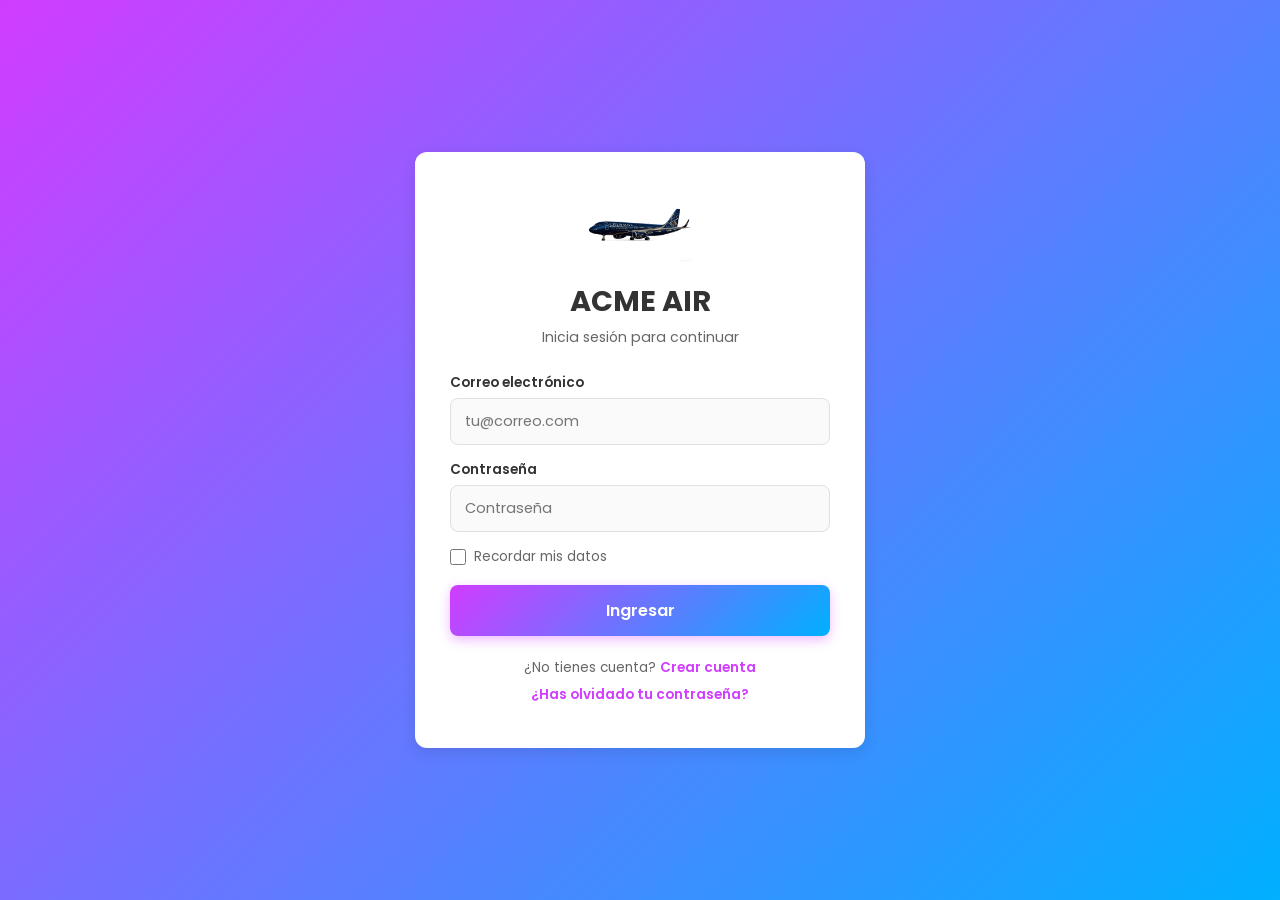
<file: index.html>
<!DOCTYPE html>
<html lang="es">

<head>
  <meta charset="UTF-8">
  <meta name="viewport" content="width=device-width, initial-scale=1.0">
  <title>ACME AIR - Iniciar Sesión</title>
  <link rel="preconnect" href="https://fonts.googleapis.com">
  <link href="https://fonts.googleapis.com/css2?family=Poppins:wght@400;600;700&display=swap" rel="stylesheet">
  <link rel="stylesheet" href="css/style.css">
  <link rel="stylesheet" href="css/layout.css">
  <link rel="stylesheet" href="css/forms.css">
  <link rel="stylesheet" href="css/responsive.css">
</head>

<body>

  <div class="pagina-form">
    <div class="tarjeta">
      <img src="avion_maya.png" alt="Logo ACME AIR" class="logo">

      <h1 class="titulo">ACME AIR</h1>
      <p class="subtitulo">Inicia sesión para continuar</p>

      <form>
        <div class="grupo">
          <label for="email">Correo electrónico</label>
          <input type="email" id="email" name="email" placeholder="tu@correo.com">
        </div>

        <div class="grupo">
          <label for="password">Contraseña</label>
          <input type="password" id="password" name="password" placeholder="Contraseña">
        </div>

        <div class="grupo-checkbox">
          <input type="checkbox" id="recordar" name="recordar">
          <label for="recordar">Recordar mis datos</label>
        </div>

        <a href="menu.html" class="btn-primario">Ingresar</a>
      </form>

      <div class="enlaces-form">
        <p>¿No tienes cuenta? <a href="registro.html">Crear cuenta</a></p>
        <p><a href="recuperar.html">¿Has olvidado tu contraseña?</a></p>
      </div>

    </div>
  </div>

</body>

</html>
</file>
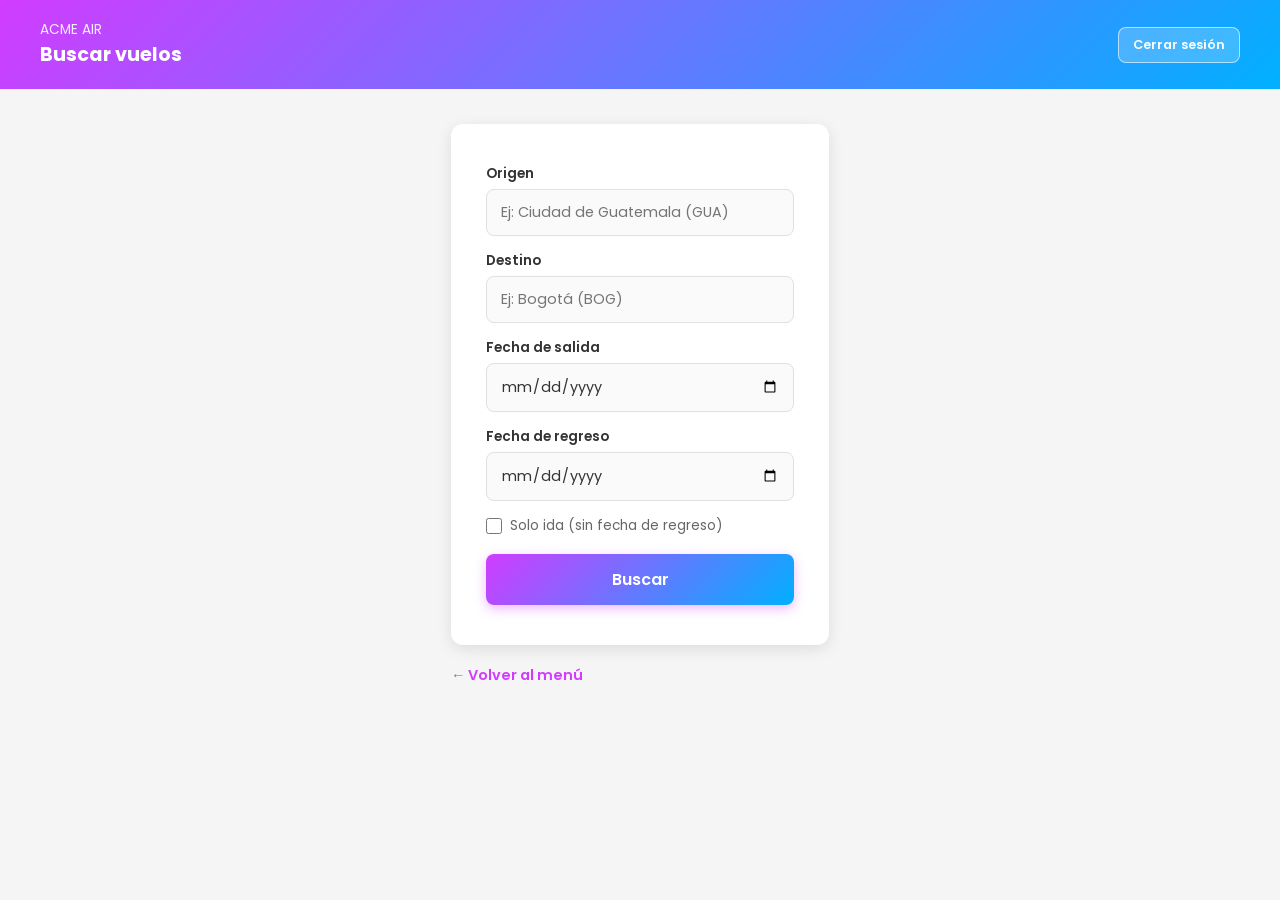
<file: buscar-vuelos.html>
<!DOCTYPE html>
<html lang="es">

<head>
  <meta charset="UTF-8">
  <meta name="viewport" content="width=device-width, initial-scale=1.0">
  <title>ACME AIR - Buscar Vuelos</title>

  <link rel="preconnect" href="https://fonts.googleapis.com">
  <link href="https://fonts.googleapis.com/css2?family=Poppins:wght@400;600;700&display=swap" rel="stylesheet">

  <link rel="stylesheet" href="css/style.css">
  <link rel="stylesheet" href="css/layout.css">
  <link rel="stylesheet" href="css/forms.css">
  <link rel="stylesheet" href="css/responsive.css">
</head>

<body>

  <div class="pagina-app">

    <header class="encabezado">
      <div class="encabezado-info">
        <p>ACME AIR</p>
        <h2>Buscar vuelos</h2>
      </div>
      <a href="index.html" class="btn-pequeno">Cerrar sesión</a>
    </header>

    <main class="contenido">

      <div class="tarjeta" style="max-width: 500px;">

        <form>
          <div class="grupo">
            <label for="origen">Origen</label>
            <input type="text" id="origen" name="origen" placeholder="Ej: Ciudad de Guatemala (GUA)">
          </div>

          <div class="grupo">
            <label for="destino">Destino</label>
            <input type="text" id="destino" name="destino" placeholder="Ej: Bogotá (BOG)">
          </div>

          <div class="grupo">
            <label for="fecha-salida">Fecha de salida</label>
            <input type="date" id="fecha-salida" name="fecha-salida">
          </div>

          <div class="grupo">
            <label for="fecha-regreso">Fecha de regreso</label>
            <input type="date" id="fecha-regreso" name="fecha-regreso">
          </div>

          <div class="grupo-checkbox">
            <input type="checkbox" id="solo-ida" name="solo-ida">
            <label for="solo-ida">Solo ida (sin fecha de regreso)</label>
          </div>

          <a href="vuelos.html" class="btn-primario">Buscar</a>

        </form>

      </div>

      <a href="menu.html" class="link-volver">← Volver al menú</a>

    </main>

  </div>

</body>

</html>
</file>
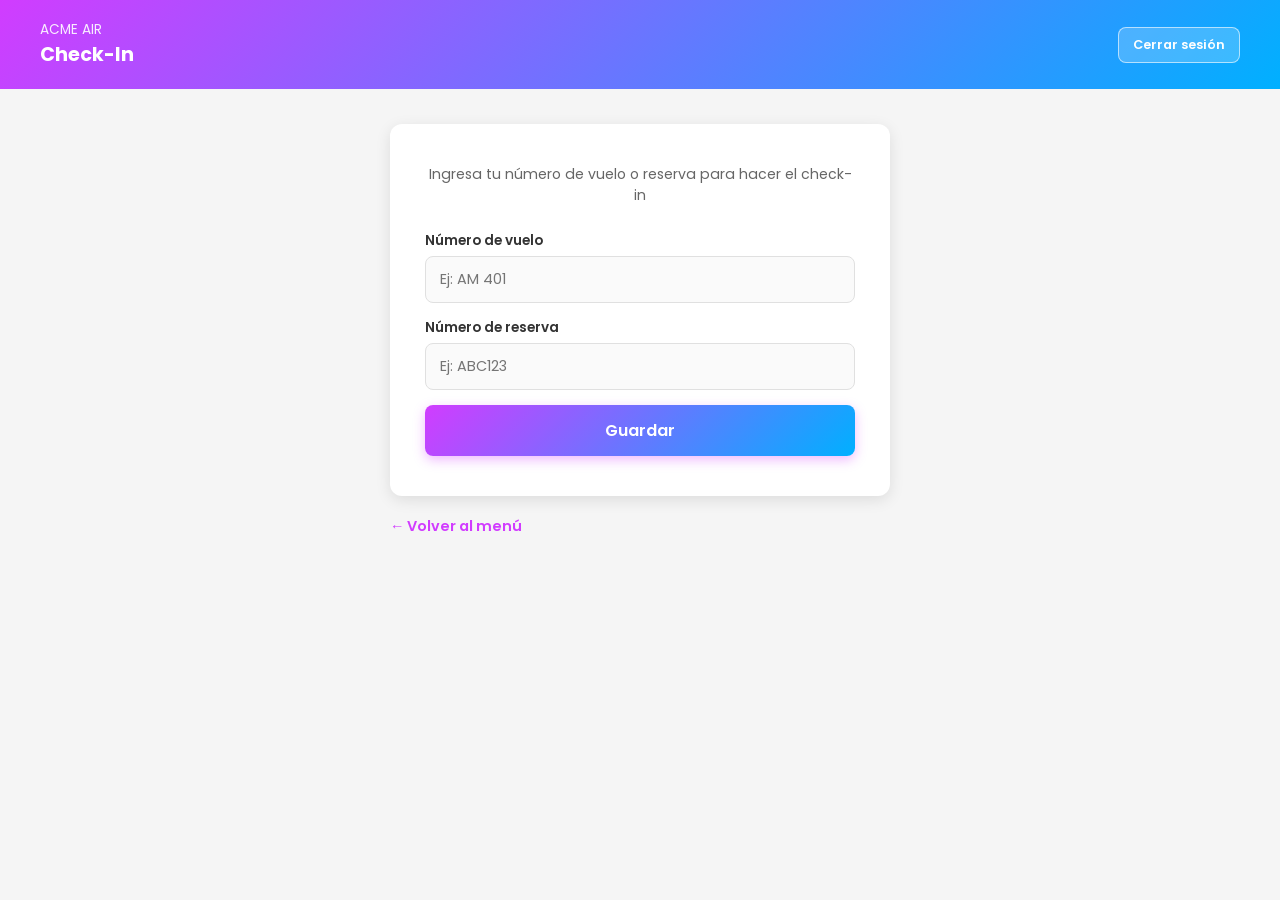
<file: checkin.html>
<!DOCTYPE html>
<html lang="es">

<head>
  <meta charset="UTF-8">
  <meta name="viewport" content="width=device-width, initial-scale=1.0">
  <title>ACME AIR - Check-In</title>

  <link rel="preconnect" href="https://fonts.googleapis.com">
  <link href="https://fonts.googleapis.com/css2?family=Poppins:wght@400;600;700&display=swap" rel="stylesheet">

  <link rel="stylesheet" href="css/style.css">
  <link rel="stylesheet" href="css/layout.css">
  <link rel="stylesheet" href="css/forms.css">
  <link rel="stylesheet" href="css/responsive.css">
</head>

<body>

  <div class="pagina-app">
    <header class="encabezado">
      <div class="encabezado-info">
        <p>ACME AIR</p>
        <h2>Check-In</h2>
      </div>
      <a href="index.html" class="btn-pequeno">Cerrar sesión</a>
    </header>
    <main class="contenido">

      <div class="tarjeta" style="max-width: 500px;">

        <p class="subtitulo">Ingresa tu número de vuelo o reserva para hacer el check-in</p>

        <form>

          <div class="grupo">
            <label for="num-vuelo">Número de vuelo</label>
            <input type="text" id="num-vuelo" name="num-vuelo" placeholder="Ej: AM 401">
          </div>

          <div class="grupo">
            <label for="num-reserva">Número de reserva</label>
            <input type="text" id="num-reserva" name="num-reserva" placeholder="Ej: ABC123">
          </div>

          <a href="menu.html" class="btn-primario">Guardar</a>

        </form>

      </div>

      <a href="menu.html" class="link-volver">← Volver al menú</a>

    </main>

  </div>

</body>

</html>
</file>
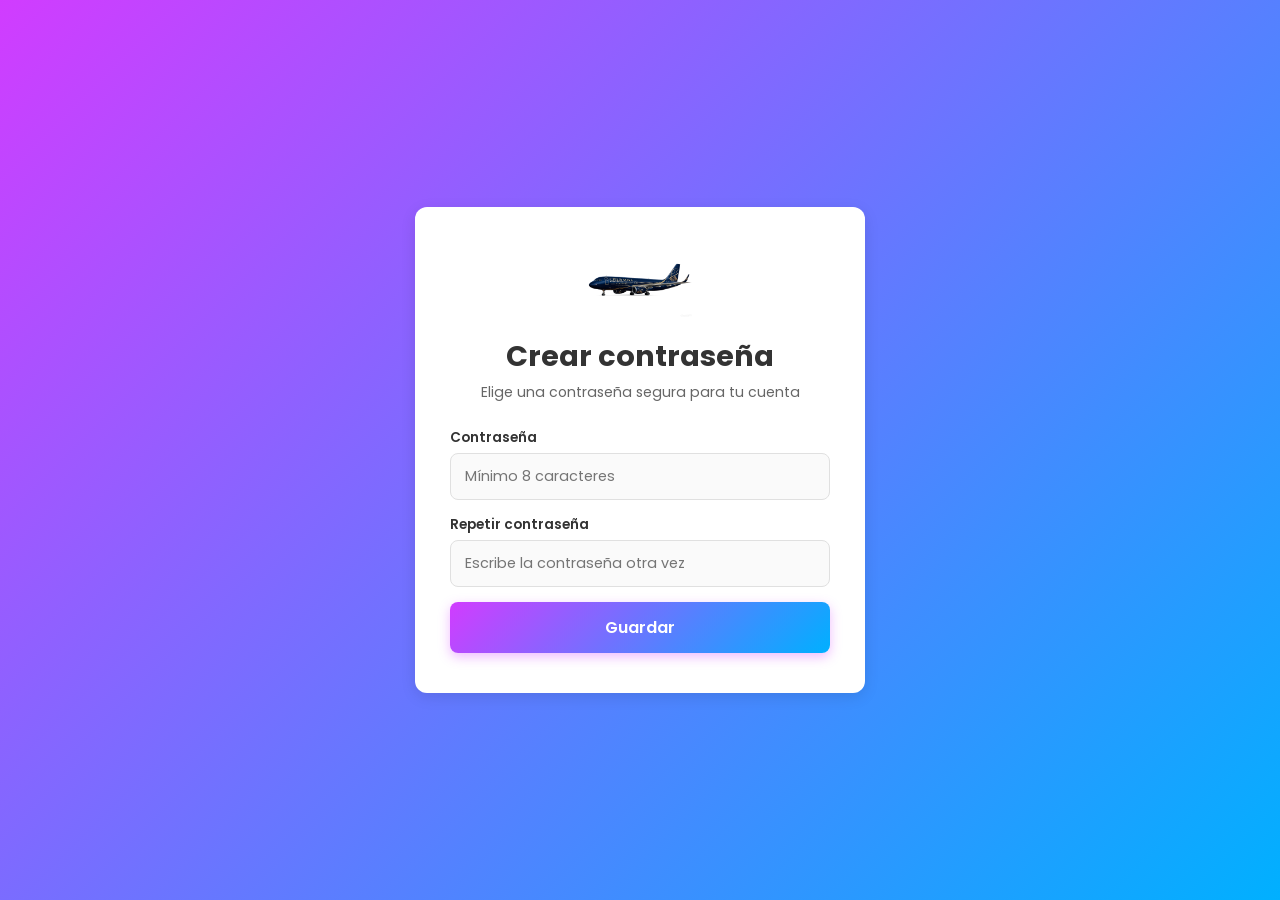
<file: crear-contrasena.html>
<!DOCTYPE html>
<html lang="es">

<head>
  <meta charset="UTF-8">
  <meta name="viewport" content="width=device-width, initial-scale=1.0">
  <title>ACME AIR - Crear Contraseña</title>

  <link rel="preconnect" href="https://fonts.googleapis.com">
  <link href="https://fonts.googleapis.com/css2?family=Poppins:wght@400;600;700&display=swap" rel="stylesheet">

  <link rel="stylesheet" href="css/style.css">
  <link rel="stylesheet" href="css/layout.css">
  <link rel="stylesheet" href="css/forms.css">
  <link rel="stylesheet" href="css/responsive.css">
</head>

<body>

  <div class="pagina-form">
    <div class="tarjeta">

      <img src="avion_maya.png" alt="Logo ACME AIR" class="logo">

      <h1 class="titulo">Crear contraseña</h1>
      <p class="subtitulo">Elige una contraseña segura para tu cuenta</p>

      <form>
        <div class="grupo">
          <label for="password">Contraseña</label>
          <input type="password" id="password" name="password" placeholder="Mínimo 8 caracteres">
        </div>
        <div class="grupo">
          <label for="repetir">Repetir contraseña</label>
          <input type="password" id="repetir" name="repetir" placeholder="Escribe la contraseña otra vez">
        </div>

        <a href="menu.html" class="btn-primario">Guardar</a>
      </form>

    </div>
  </div>

</body>

</html>
</file>
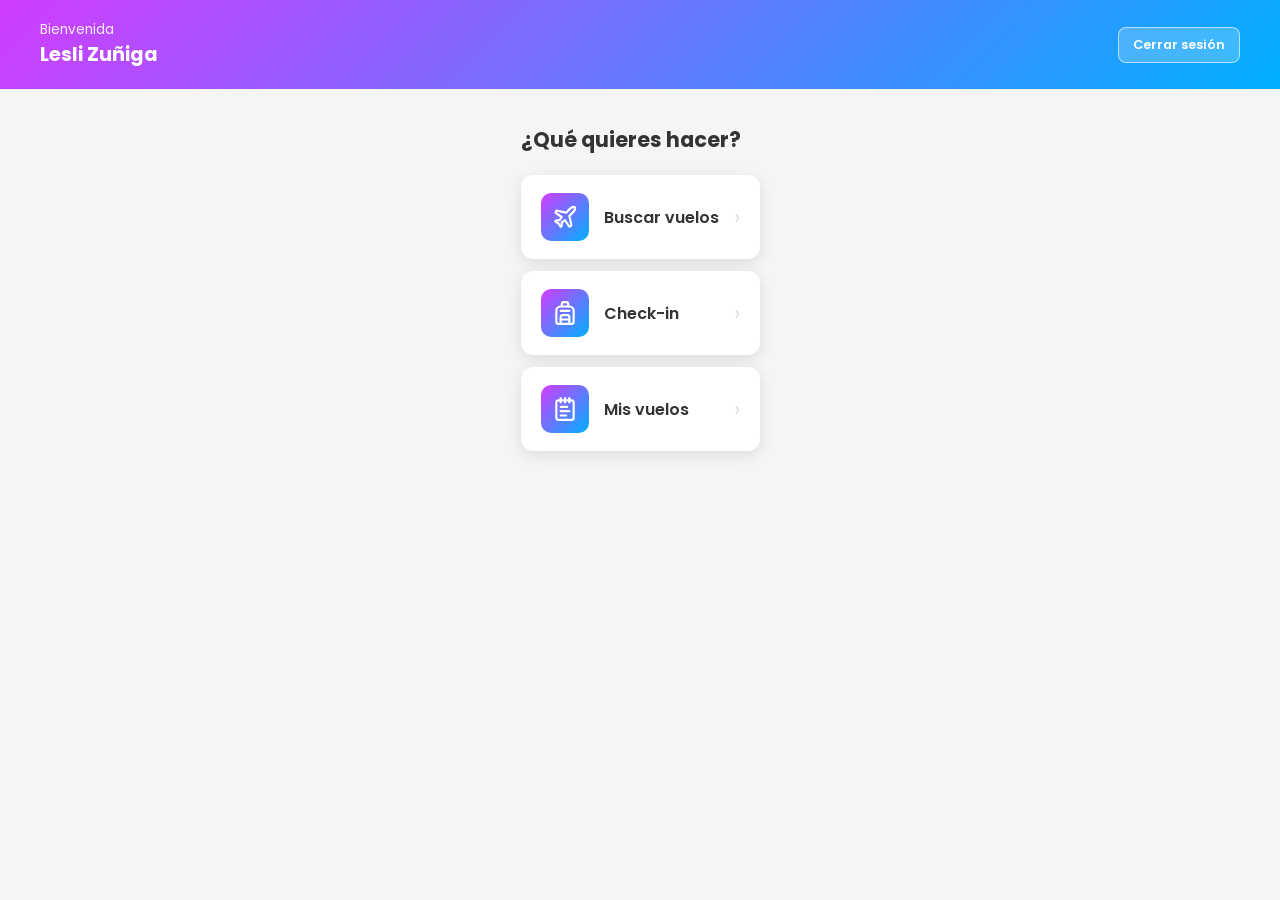
<file: menu.html>
<!DOCTYPE html>
<html lang="es">

<head>
  <meta charset="UTF-8">
  <meta name="viewport" content="width=device-width, initial-scale=1.0">
  <title>ACME AIR - Menú Principal</title>

  <link rel="preconnect" href="https://fonts.googleapis.com">
  <link href="https://fonts.googleapis.com/css2?family=Poppins:wght@400;600;700&display=swap" rel="stylesheet">

  <link rel="stylesheet" href="css/style.css">
  <link rel="stylesheet" href="css/layout.css">
  <link rel="stylesheet" href="css/forms.css">
  <link rel="stylesheet" href="css/responsive.css">
</head>

<body>

  <div class="pagina-app">

    <header class="encabezado">
      <div class="encabezado-info">
        <p>Bienvenida</p>
        <h2>Lesli Zuñiga</h2>
      </div>
      <a href="index.html" class="btn-pequeno">Cerrar sesión</a>
    </header>

    <main class="contenido">

      <h2>¿Qué quieres hacer?</h2>

      <div class="lista-menu">

        <a href="buscar-vuelos.html" class="tarjeta-menu">
          <div class="icono-caja">
            <img src="plane.svg" alt="Buscar vuelos" class="icono-svg">
          </div>
          <span class="nombre">Buscar vuelos</span>
          <span class="flecha">›</span>
        </a>

        <a href="checkin.html" class="tarjeta-menu">
          <div class="icono-caja">
            <img src="backpack.svg" alt="Check-in" class="icono-svg">
          </div>
          <span class="nombre">Check-in</span>
          <span class="flecha">›</span>
        </a>

        <a href="mis-vuelos.html" class="tarjeta-menu">
          <div class="icono-caja">
            <img src="notepad-text.svg" alt="Mis vuelos" class="icono-svg">
          </div>
          <span class="nombre">Mis vuelos</span>
          <span class="flecha">›</span>
        </a>

      </div>

    </main>

  </div>

</body>

</html>
</file>
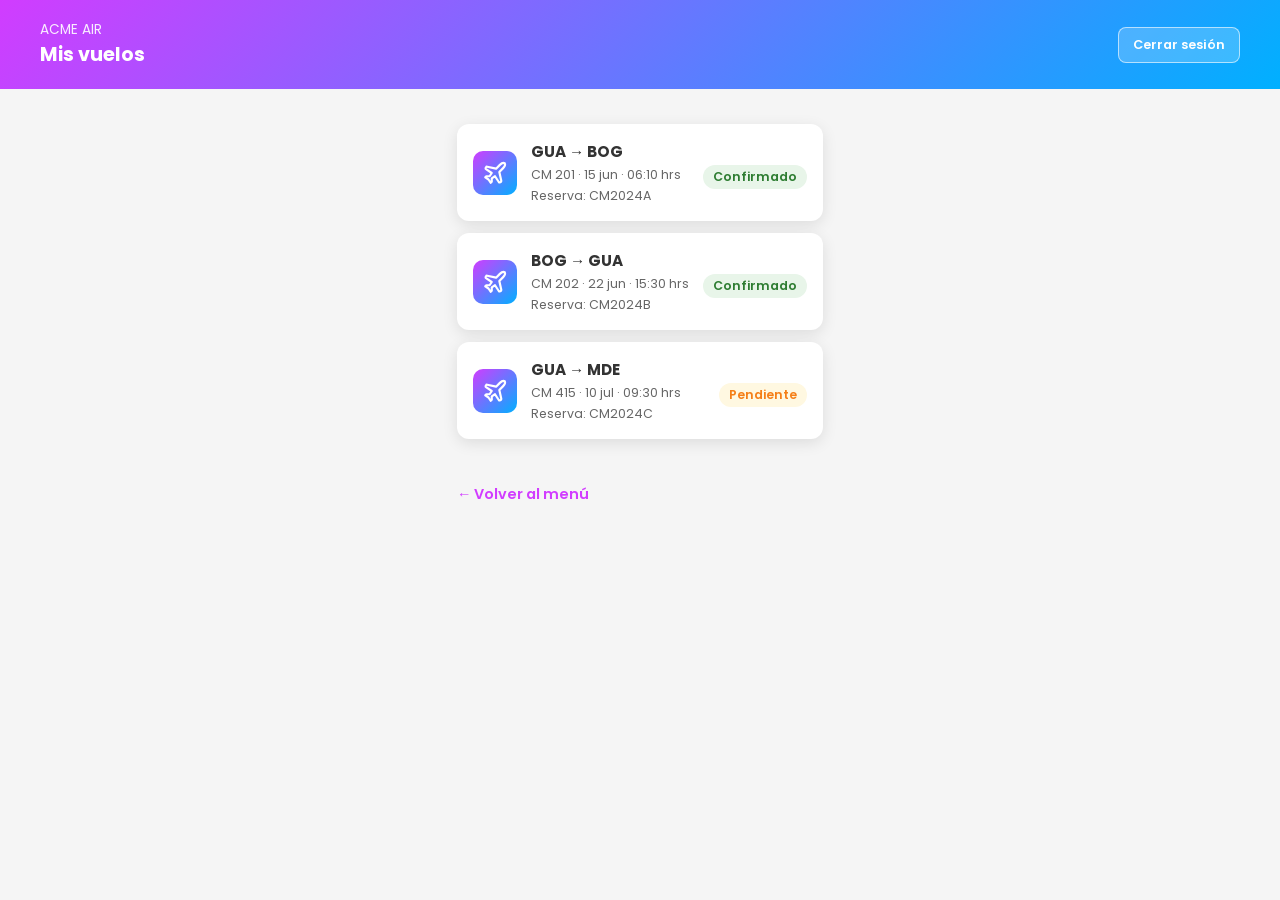
<file: mis-vuelos.html>
<!DOCTYPE html>
<html lang="es">
<head>
  <meta charset="UTF-8">
  <meta name="viewport" content="width=device-width, initial-scale=1.0">
  <title>ACME AIR - Mis Vuelos</title>
  <link rel="preconnect" href="https://fonts.googleapis.com">
  <link href="https://fonts.googleapis.com/css2?family=Poppins:wght@400;600;700&display=swap" rel="stylesheet">
  <link rel="stylesheet" href="css/style.css">
  <link rel="stylesheet" href="css/layout.css">
  <link rel="stylesheet" href="css/forms.css">
  <link rel="stylesheet" href="css/responsive.css">
</head>
<body>

  <div class="pagina-app">

    <header class="encabezado">
      <div class="encabezado-info">
        <p>ACME AIR</p>
        <h2>Mis vuelos</h2>
      </div>
      <a href="index.html" class="btn-pequeno">Cerrar sesión</a>
    </header>

    <main class="contenido">

      <div class="lista-vuelos">

        <div class="vuelo-card">
          <div class="vuelo-card-icono">
            <img src="plane.svg" alt="Vuelo" class="icono-svg">
          </div>
          <div class="vuelo-card-tiempo">
            <span class="vuelo-horario">GUA → BOG</span>
            <span class="vuelo-duracion">CM 201 · 15 jun · 06:10 hrs</span>
            <span class="vuelo-duracion">Reserva: CM2024A</span>
          </div>
          <div class="vuelo-card-precio">
            <span class="estado estado-confirmado">Confirmado</span>
          </div>
        </div>

        <div class="vuelo-card">
          <div class="vuelo-card-icono">
            <img src="plane.svg" alt="Vuelo" class="icono-svg">
          </div>
          <div class="vuelo-card-tiempo">
            <span class="vuelo-horario">BOG → GUA</span>
            <span class="vuelo-duracion">CM 202 · 22 jun · 15:30 hrs</span>
            <span class="vuelo-duracion">Reserva: CM2024B</span>
          </div>
          <div class="vuelo-card-precio">
            <span class="estado estado-confirmado">Confirmado</span>
          </div>
        </div>

        <div class="vuelo-card">
          <div class="vuelo-card-icono">
            <img src="plane.svg" alt="Vuelo" class="icono-svg">
          </div>
          <div class="vuelo-card-tiempo">
            <span class="vuelo-horario">GUA → MDE</span>
            <span class="vuelo-duracion">CM 415 · 10 jul · 09:30 hrs</span>
            <span class="vuelo-duracion">Reserva: CM2024C</span>
          </div>
          <div class="vuelo-card-precio">
            <span class="estado estado-pendiente">Pendiente</span>
          </div>
        </div>

      </div>

      <a href="menu.html" class="link-volver">← Volver al menú</a>

    </main>

  </div>

</body>
</html>
</file>
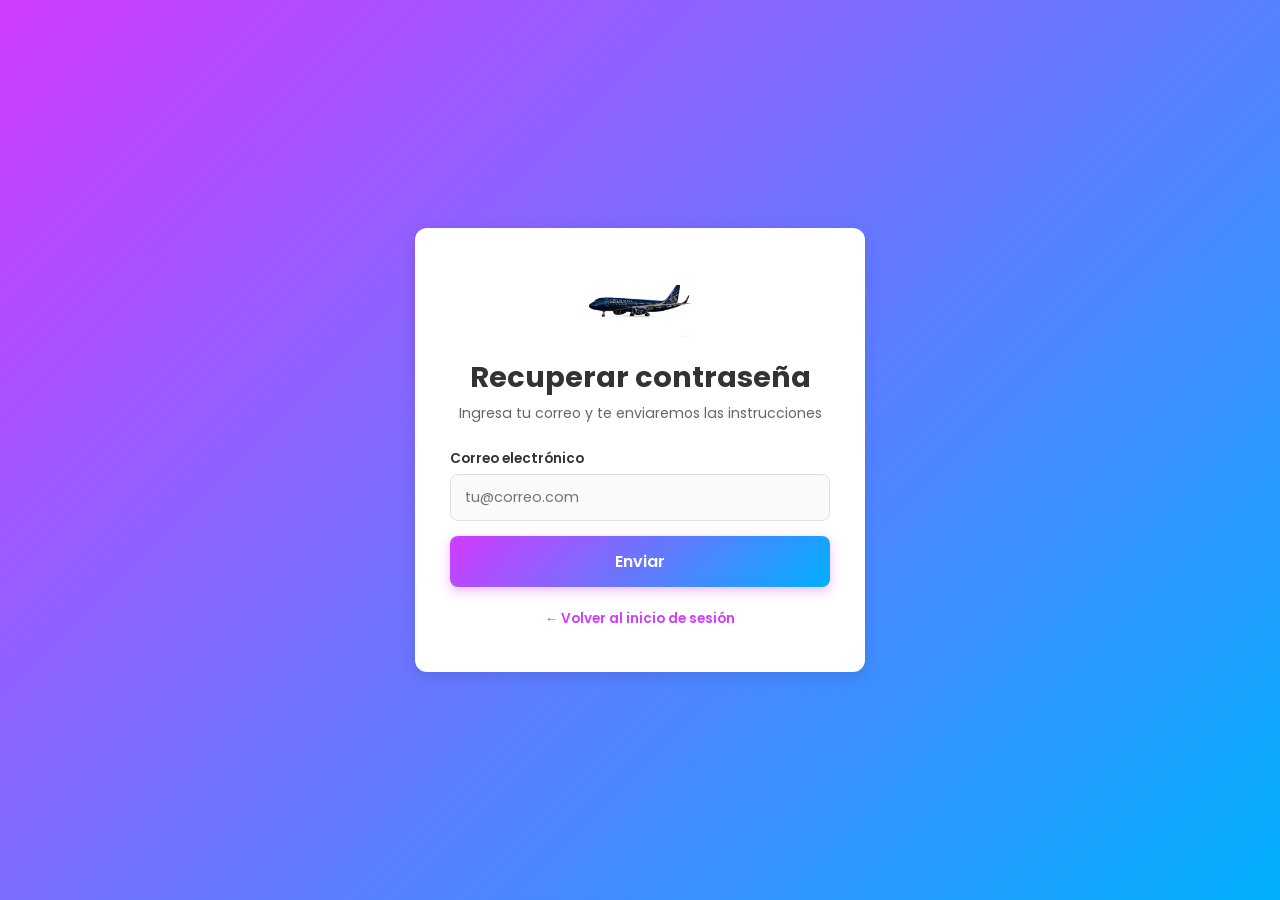
<file: recuperar.html>
<!DOCTYPE html>
<html lang="es">

<head>
  <meta charset="UTF-8">
  <meta name="viewport" content="width=device-width, initial-scale=1.0">
  <title>ACME AIR - Recuperar Contraseña</title>

  <link rel="preconnect" href="https://fonts.googleapis.com">
  <link href="https://fonts.googleapis.com/css2?family=Poppins:wght@400;600;700&display=swap" rel="stylesheet">

  <link rel="stylesheet" href="css/style.css">
  <link rel="stylesheet" href="css/layout.css">
  <link rel="stylesheet" href="css/forms.css">
  <link rel="stylesheet" href="css/responsive.css">
</head>

<body>

  <div class="pagina-form">
    <div class="tarjeta">

      <img src="avion_maya.png" alt="Logo ACME AIR" class="logo">

      <h1 class="titulo">Recuperar contraseña</h1>
      <p class="subtitulo">Ingresa tu correo y te enviaremos las instrucciones</p>

      <form>

        <div class="grupo">
          <label for="email">Correo electrónico</label>
          <input type="email" id="email" name="email" placeholder="tu@correo.com">
        </div>

        <a href="crear-contrasena.html" class="btn-primario">Enviar</a>

      </form>

      <div class="enlaces-form">
        <p><a href="index.html">← Volver al inicio de sesión</a></p>
      </div>

    </div>
  </div>

</body>

</html>
</file>
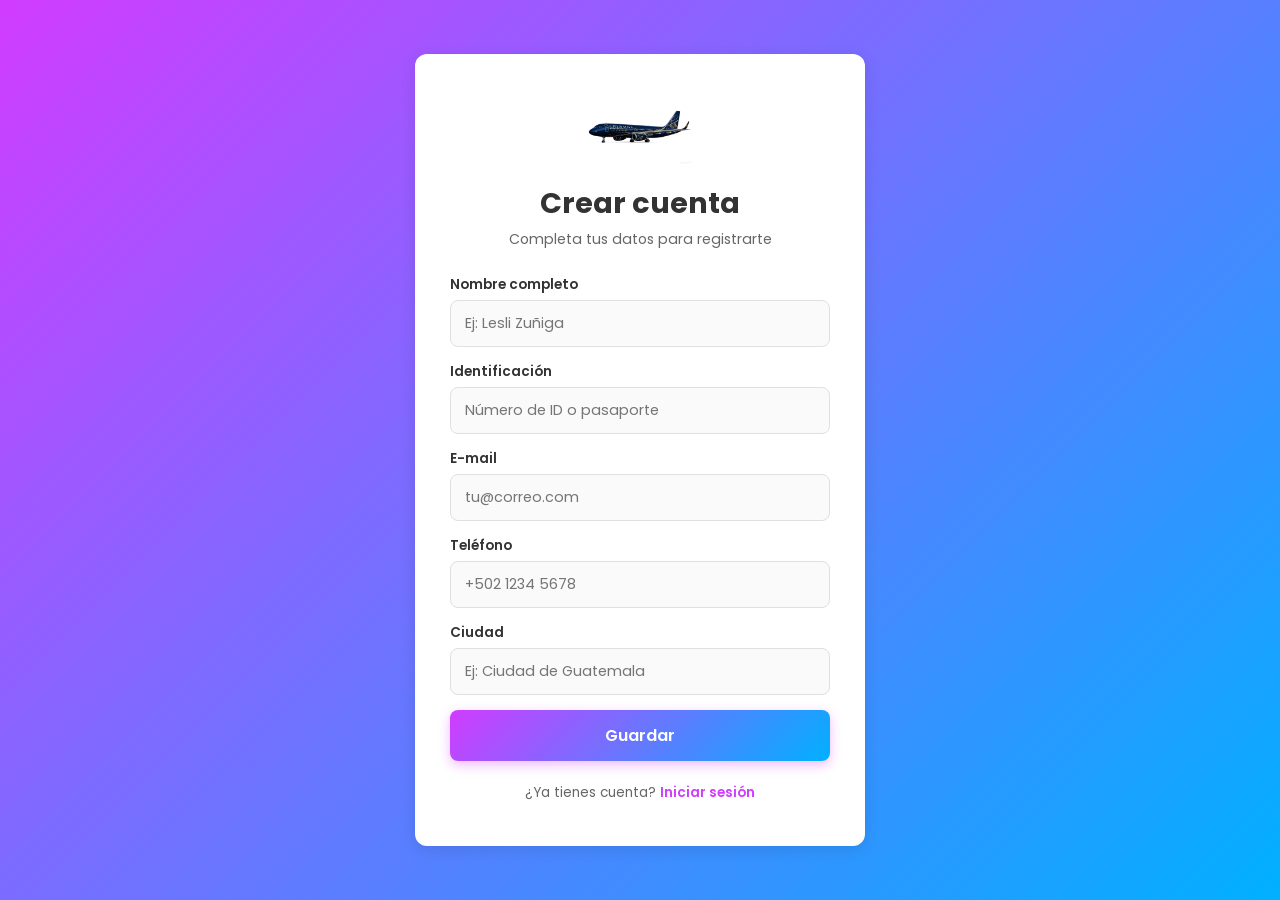
<file: registro.html>
<!DOCTYPE html>
<html lang="es">

<head>
  <meta charset="UTF-8">
  <meta name="viewport" content="width=device-width, initial-scale=1.0">
  <title>ACME AIR - Crear Cuenta</title>

  <link rel="preconnect" href="https://fonts.googleapis.com">
  <link href="https://fonts.googleapis.com/css2?family=Poppins:wght@400;600;700&display=swap" rel="stylesheet">

  <link rel="stylesheet" href="css/style.css">
  <link rel="stylesheet" href="css/layout.css">
  <link rel="stylesheet" href="css/forms.css">
  <link rel="stylesheet" href="css/responsive.css">
</head>

<body>

  <div class="pagina-form">
    <div class="tarjeta">

      <img src="avion_maya.png" alt="Logo ACME AIR" class="logo">

      <h1 class="titulo">Crear cuenta</h1>
      <p class="subtitulo">Completa tus datos para registrarte</p>

      <form>

        <div class="grupo">
          <label for="nombre">Nombre completo</label>
          <input type="text" id="nombre" name="nombre" placeholder="Ej: Lesli Zuñiga">
        </div>

        <div class="grupo">
          <label for="identificacion">Identificación</label>
          <input type="text" id="identificacion" name="identificacion" placeholder="Número de ID o pasaporte">
        </div>

        <div class="grupo">
          <label for="email">E-mail</label>
          <input type="email" id="email" name="email" placeholder="tu@correo.com">
        </div>

        <div class="grupo">
          <label for="telefono">Teléfono</label>
          <input type="tel" id="telefono" name="telefono" placeholder="+502 1234 5678">
        </div>

        <div class="grupo">
          <label for="ciudad">Ciudad</label>
          <input type="text" id="ciudad" name="ciudad" placeholder="Ej: Ciudad de Guatemala">
        </div>

        <a href="crear-contrasena.html" class="btn-primario">Guardar</a>

      </form>

      <div class="enlaces-form">
        <p>¿Ya tienes cuenta? <a href="index.html">Iniciar sesión</a></p>
      </div>

    </div>
  </div>

</body>

</html>
</file>
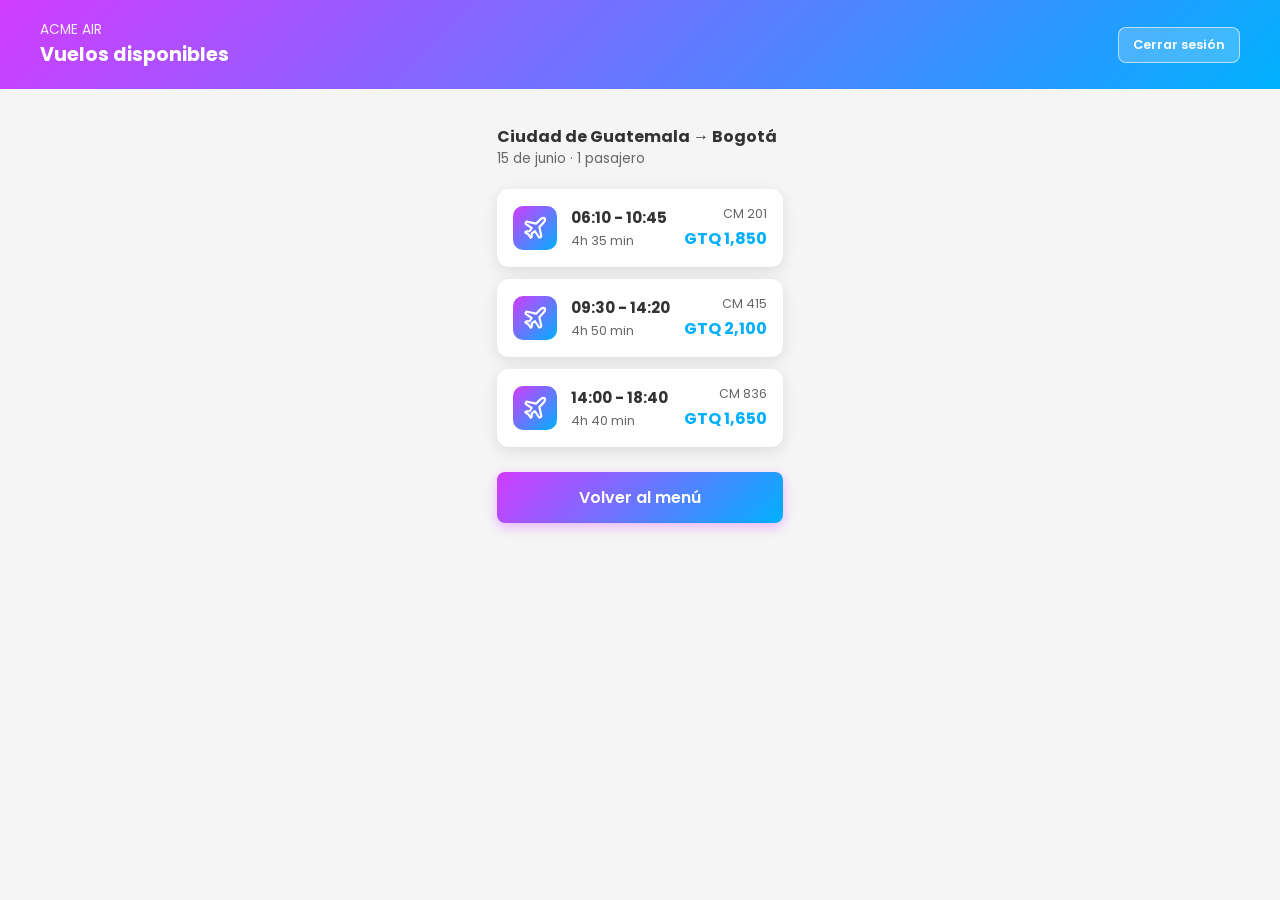
<file: vuelos.html>
<!DOCTYPE html>
<html lang="es">
<head>
  <meta charset="UTF-8">
  <meta name="viewport" content="width=device-width, initial-scale=1.0">
  <title>ACME AIR - Vuelos Disponibles</title>
  <link rel="preconnect" href="https://fonts.googleapis.com">
  <link href="https://fonts.googleapis.com/css2?family=Poppins:wght@400;600;700&display=swap" rel="stylesheet">
  <link rel="stylesheet" href="css/style.css">
  <link rel="stylesheet" href="css/layout.css">
  <link rel="stylesheet" href="css/forms.css">
  <link rel="stylesheet" href="css/responsive.css">
</head>
<body>

  <div class="pagina-app">

    <header class="encabezado">
      <div class="encabezado-info">
        <p>ACME AIR</p>
        <h2>Vuelos disponibles</h2>
      </div>
      <a href="index.html" class="btn-pequeno">Cerrar sesión</a>
    </header>

    <main class="contenido">

      <p class="ruta-busqueda">Ciudad de Guatemala → Bogotá</p>
      <p class="fecha-busqueda">15 de junio · 1 pasajero</p>

      <div class="lista-vuelos">

        <div class="vuelo-card">
          <div class="vuelo-card-icono">
            <img src="plane.svg" alt="Vuelo" class="icono-svg">
          </div>
          <div class="vuelo-card-tiempo">
            <span class="vuelo-horario">06:10 - 10:45</span>
            <span class="vuelo-duracion">4h 35 min</span>
          </div>
          <div class="vuelo-card-precio">
            <span class="vuelo-codigo">CM 201</span>
            <span class="vuelo-monto">GTQ 1,850</span>
          </div>
        </div>

        <div class="vuelo-card">
          <div class="vuelo-card-icono">
            <img src="plane.svg" alt="Vuelo" class="icono-svg">
          </div>
          <div class="vuelo-card-tiempo">
            <span class="vuelo-horario">09:30 - 14:20</span>
            <span class="vuelo-duracion">4h 50 min</span>
          </div>
          <div class="vuelo-card-precio">
            <span class="vuelo-codigo">CM 415</span>
            <span class="vuelo-monto">GTQ 2,100</span>
          </div>
        </div>

        <div class="vuelo-card">
          <div class="vuelo-card-icono">
            <img src="plane.svg" alt="Vuelo" class="icono-svg">
          </div>
          <div class="vuelo-card-tiempo">
            <span class="vuelo-horario">14:00 - 18:40</span>
            <span class="vuelo-duracion">4h 40 min</span>
          </div>
          <div class="vuelo-card-precio">
            <span class="vuelo-codigo">CM 836</span>
            <span class="vuelo-monto">GTQ 1,650</span>
          </div>
        </div>

      </div>

      <a href="menu.html" class="btn-primario" style="max-width: 500px;">Volver al menú</a>

    </main>

  </div>

</body>
</html>
</file>
<file: css/style.css>
:root {
  --rosa: #d13cff;
  --azul: #00b0ff;
  --blanco: #ffffff;
  --gris-texto: #333333;
  --gris-suave: #666666;
  --gris-borde: #e0e0e0;
  --gris-fondo: #f5f5f5;
  --sombra: 0 4px 15px rgba(0, 0, 0, 0.1);
  --radio: 12px;
}

* {
  margin: 0;
  padding: 0;
  box-sizing: border-box;
}

body {
  font-family: 'Poppins', 'Open Sans', Arial, sans-serif;
  font-size: 16px;
  color: var(--gris-texto);
  background: var(--gris-fondo);
}

a {
  text-decoration: none;
  color: var(--rosa);
}

a:hover {
  text-decoration: underline;
}

img {
  max-width: 100%;
  height: auto;
}

ul {
  list-style: none;
}
</file>
<file: css/layout.css>
.pagina-form {
  min-height: 100vh;
  background: linear-gradient(135deg, var(--rosa), var(--azul));
  display: flex;
  align-items: center;
  /* Centra verticalmente */
  justify-content: center;
  /* Centra horizontalmente */
  padding: 20px;
}

.tarjeta {
  background: var(--blanco);
  border-radius: var(--radio);
  box-shadow: var(--sombra);
  padding: 30px 25px;
  width: 100%;
  max-width: 400px;
}

.logo {
  display: block;
  margin: 0 auto 15px;
  width: 90px;
}

.titulo {
  text-align: center;
  font-size: 1.5rem;
  font-weight: 700;
  color: var(--gris-texto);
  margin-bottom: 4px;
}

.subtitulo {
  text-align: center;
  font-size: 0.88rem;
  color: var(--gris-suave);
  margin-bottom: 25px;
}

.pagina-app {
  min-height: 100vh;
  background: var(--gris-fondo);
  display: flex;
  flex-direction: column;
}

.encabezado {
  background: linear-gradient(135deg, var(--rosa), var(--azul));
  padding: 20px;
  color: var(--blanco);
  display: flex;
  justify-content: space-between;
  align-items: center;
}

.encabezado-info p {
  font-size: 0.85rem;
  opacity: 0.9;
}

.encabezado-info h2 {
  font-size: 1.2rem;
  font-weight: 700;
}

.contenido {
  padding: 25px 20px;
  flex: 1;
}

.contenido h2 {
  font-size: 1.3rem;
  font-weight: 700;
  margin-bottom: 20px;
  color: var(--gris-texto);
}

.lista-menu {
  display: flex;
  flex-direction: column;
  gap: 12px;
}

.tarjeta-menu {
  background: var(--blanco);
  border-radius: var(--radio);
  box-shadow: var(--sombra);
  padding: 18px 20px;
  display: flex;
  flex-direction: row;
  align-items: center;
  gap: 15px;
  color: var(--gris-texto);
  transition: transform 0.2s;
}

.tarjeta-menu:hover {
  transform: scale(1.02);
  text-decoration: none;
}

.icono-caja {
  width: 48px;
  height: 48px;
  min-width: 48px;
  background: linear-gradient(135deg, var(--rosa), var(--azul));
  border-radius: 10px;
  display: flex;
  align-items: center;
  justify-content: center;
}

.icono-svg {
  width: 26px;
  height: 26px;
  /* Filtro para invertir el color del SVG */
  filter: brightness(0) invert(1);
}

.tarjeta-menu .nombre {
  font-size: 1rem;
  font-weight: 600;
  flex: 1;
}

.tarjeta-menu .flecha {
  font-size: 1.4rem;
  color: var(--gris-borde);
  font-weight: 400;
}

.tabla-contenedor {
  overflow-x: auto;
}

.tabla-vuelos {
  width: 100%;
  border-collapse: collapse;
  font-size: 0.85rem;
  min-width: 450px;
}

.tabla-vuelos th {
  background: linear-gradient(135deg, var(--rosa), var(--azul));
  color: var(--blanco);
  padding: 12px 10px;
  text-align: left;
  font-weight: 600;
}

.tabla-vuelos td {
  padding: 12px 10px;
  border-bottom: 1px solid var(--gris-borde);
}

.tabla-vuelos tr:hover td {
  background: #f0f0f0;
}

.vuelo-item {
  background: var(--blanco);
  border-radius: var(--radio);
  box-shadow: var(--sombra);
  padding: 15px;
  margin-bottom: 15px;
}

.vuelo-item .ruta {
  font-size: 1.1rem;
  font-weight: 700;
  color: var(--rosa);
  margin-bottom: 5px;
}

.vuelo-item .detalle {
  font-size: 0.85rem;
  color: var(--gris-suave);
}

.estado {
  display: inline-block;
  padding: 3px 10px;
  border-radius: 20px;
  font-size: 0.78rem;
  font-weight: 600;
  margin-top: 8px;
}

.estado-confirmado {
  background: #e8f5e9;
  color: #2e7d32;
}

.estado-pendiente {
  background: #fff8e1;
  color: #f57f17;
}

.link-volver {
  display: inline-block;
  margin-top: 20px;
  color: var(--rosa);
  font-weight: 600;
  font-size: 0.9rem;
}

.link-volver:hover {
  text-decoration: none;
  opacity: 0.8;
}

.ruta-busqueda {
  font-size: 1rem;
  font-weight: 700;
  color: var(--gris-texto);
}

.fecha-busqueda {
  font-size: 0.85rem;
  color: var(--gris-suave);
  margin-bottom: 20px;
}

.lista-vuelos {
  display: flex;
  flex-direction: column;
  gap: 12px;
  margin-bottom: 25px;
}

.vuelo-card {
  background: var(--blanco);
  border-radius: var(--radio);
  box-shadow: var(--sombra);
  padding: 16px;
  display: flex;
  align-items: center;
  gap: 14px;
}

.vuelo-card-icono {
  width: 44px;
  height: 44px;
  min-width: 44px;
  background: linear-gradient(135deg, var(--rosa), var(--azul));
  border-radius: 10px;
  display: flex;
  align-items: center;
  justify-content: center;
}

.vuelo-card-tiempo {
  flex: 1;
  display: flex;
  flex-direction: column;
  gap: 3px;
}

.vuelo-horario {
  font-size: 0.95rem;
  font-weight: 700;
  color: var(--gris-texto);
}

.vuelo-duracion {
  font-size: 0.78rem;
  color: var(--gris-suave);
}

.vuelo-card-precio {
  text-align: right;
  display: flex;
  flex-direction: column;
  align-items: flex-end;
  gap: 3px;
}

.vuelo-codigo {
  font-size: 0.78rem;
  color: var(--gris-suave);
}

.vuelo-monto {
  font-size: 1rem;
  font-weight: 700;
  color: var(--azul);
}
</file>
<file: css/forms.css>
.grupo {
  margin-bottom: 15px;
}

.grupo label {
  display: block;
  font-size: 0.85rem;
  font-weight: 600;
  margin-bottom: 5px;
  color: var(--gris-texto);
}

.grupo input[type="text"],
.grupo input[type="email"],
.grupo input[type="password"],
.grupo input[type="tel"],
.grupo input[type="date"] {
  width: 100%;
  padding: 12px 14px;
  border: 1.5px solid var(--gris-borde);
  border-radius: 8px;
  font-size: 0.9rem;
  font-family: 'Poppins', sans-serif;
  background: #fafafa;
  color: var(--gris-texto);
  transition: border-color 0.2s;
}

.grupo input:focus {
  outline: none;
  border-color: var(--rosa);
  background: var(--blanco);
}

.grupo-checkbox {
  display: flex;
  align-items: center;
  gap: 8px;
  margin-bottom: 18px;
}

.grupo-checkbox input[type="checkbox"] {
  width: 16px;
  height: 16px;
  cursor: pointer;
  accent-color: var(--rosa);
}

.grupo-checkbox label {
  font-size: 0.85rem;
  color: var(--gris-suave);
  cursor: pointer;
}

.btn-primario {
  display: block;
  width: 100%;
  padding: 13px;
  background: linear-gradient(135deg, var(--rosa), var(--azul));
  color: var(--blanco);
  border: none;
  border-radius: 8px;
  font-size: 1rem;
  font-weight: 600;
  font-family: 'Poppins', sans-serif;
  cursor: pointer;
  text-align: center;
  box-shadow: 0 4px 12px rgba(209, 60, 255, 0.35);
  transition: transform 0.2s;
  margin-top: 5px;
}

.btn-primario:hover {
  transform: scale(1.02);
  text-decoration: none;
  color: var(--blanco);
}

.btn-pequeno {
  padding: 8px 14px;
  background: rgba(255, 255, 255, 0.2);
  color: var(--blanco);
  border: 1.5px solid rgba(255, 255, 255, 0.6);
  border-radius: 8px;
  font-size: 0.8rem;
  font-weight: 600;
  font-family: 'Poppins', sans-serif;
  cursor: pointer;
  text-align: center;
  transition: background 0.2s;
  text-decoration: none;
}

.btn-pequeno:hover {
  background: rgba(255, 255, 255, 0.35);
  text-decoration: none;
  color: var(--blanco);
}

.enlaces-form {
  text-align: center;
  margin-top: 18px;
  font-size: 0.85rem;
  color: var(--gris-suave);
  line-height: 2;
}

.enlaces-form a {
  font-weight: 600;
}
</file>
<file: css/responsive.css>
@media (min-width: 768px) {

  .tarjeta {
    padding: 40px 35px;
  }

  .titulo {
    font-size: 1.8rem;
  }

  .encabezado {
    padding: 20px 40px;
  }

  .contenido {
    padding: 30px 40px;
  }

  .logo {
    width: 110px;
  }
}

@media (min-width: 1024px) {

  .tarjeta {
    max-width: 450px;
  }

  .contenido {
    max-width: 900px;
    margin: 0 auto;
    padding: 35px 20px;
  }

  .lista-menu {
    max-width: 500px;
  }

  .tabla-vuelos th,
  .tabla-vuelos td {
    padding: 14px 15px;
  }
}
</file>
